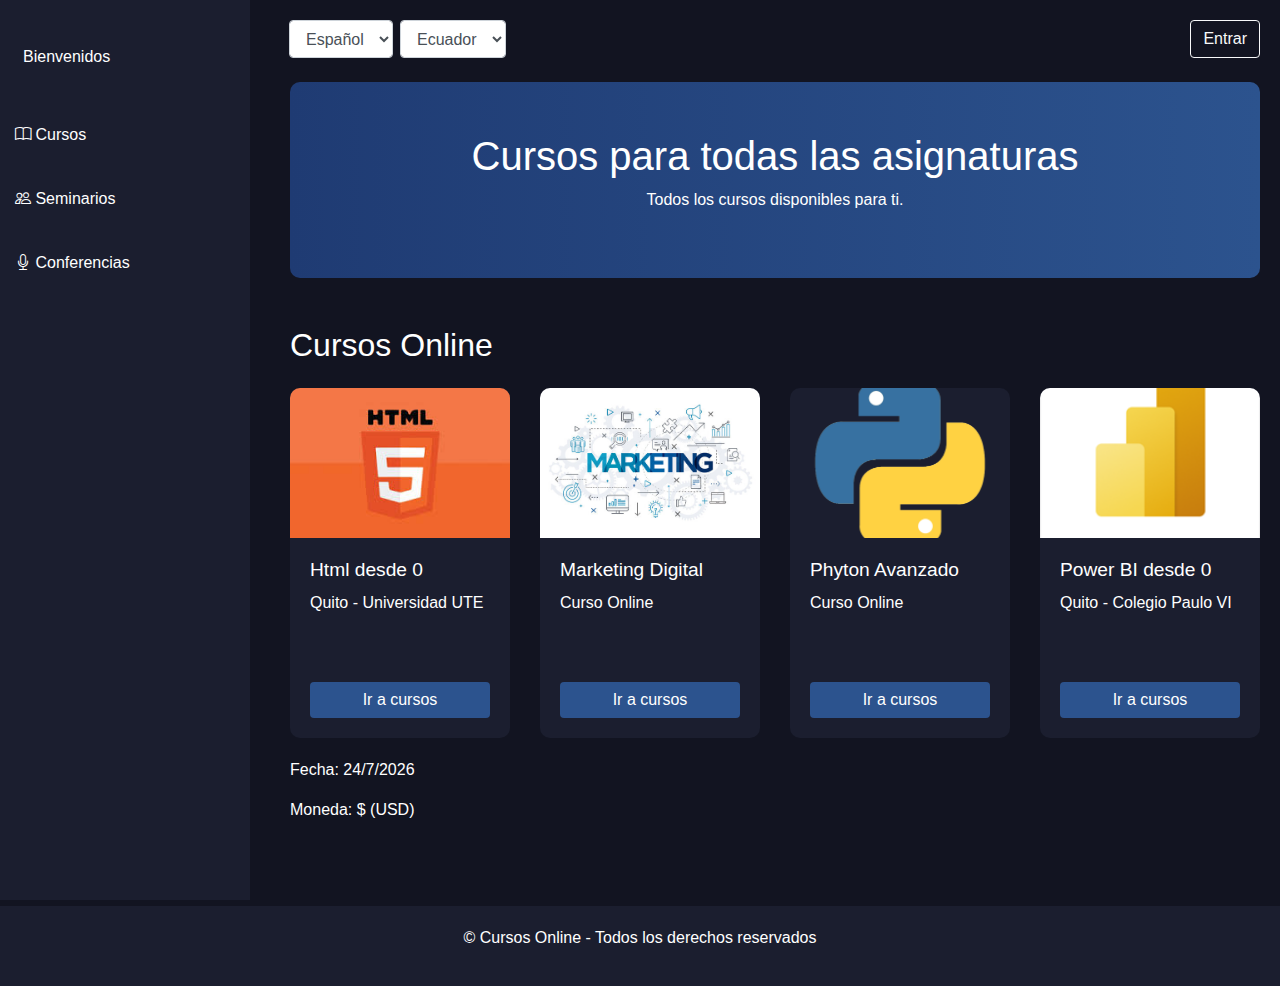
<file: index.html>
<!DOCTYPE html>
<html lang="es">

<head>
  <meta charset="UTF-8">
  <meta name="viewport" content="width=device-width, initial-scale=1.0">
  <title>Página de Inicio - Cursos</title>
  <link href="https://cdn.jsdelivr.net/npm/bootstrap-icons/font/bootstrap-icons.css" rel="stylesheet">
  <link rel="stylesheet" href="https://cdn.jsdelivr.net/npm/bootstrap@4.3.1/dist/css/bootstrap.min.css"
    integrity="sha384-ggOyR0iXCbMQv3Xipma34MD+dH/1fQ784/j6cY/iJTQUOhcWr7x9JvoRxT2MZw1T" crossorigin="anonymous">

  <script src="https://code.jquery.com/jquery-3.3.1.slim.min.js"
    integrity="sha384-q8i/X+965DzO0rT7abK41JStQIAqVgRVzpbzo5smXKp4YfRvH+8abtTE1Pi6jizo"
    crossorigin="anonymous"></script>
  <script src="https://cdn.jsdelivr.net/npm/popper.js@1.14.7/dist/umd/popper.min.js"
    integrity="sha384-UO2eT0CpHqdSJQ6hJty5KVphtPhzWj9WO1clHTMGa3JDZwrnQq4x0xIM+B07jRM"
    crossorigin="anonymous"></script>
  <script src="https://cdn.jsdelivr.net/npm/bootstrap@4.3.1/dist/js/bootstrap.min.js"
    integrity="sha384-JjSmVgyd0p3pXB1rRibZUAYoIIy6OrQ6VrjIEaFf/nJGzIxFDsf4x0xIM+B07jRM"
    crossorigin="anonymous"></script>

  <link rel="stylesheet" href="https://cdnjs.cloudflare.com/ajax/libs/font-awesome/6.6.0/css/all.min.css"
    integrity="sha512-Kc323vGBEqzTmouAECnVceyQqyqdsSiqLQISBL29aUW4U/M7pSPA/gEUZQqv1cwx4OnYxTxve5UMg5GT6L4JJg=="
    crossorigin="anonymous" referrerpolicy="no-referrer" />

  <link rel="stylesheet" href="stylebox.css">

  <style>
    body {
      background-color: #121421;
      color: #fff;
    }

    .sidebar {
      background-color: #1b1e2f;
      height: 100vh;
      position: fixed;
      width: 250px;
      padding-top: 20px;
    }

    .sidebar a {
      color: #fff;
      text-decoration: none;
      display: block;
      padding: 15px;
      margin: 10px 0;
      transition: background 0.3s;
    }

    .sidebar a:hover {
      background-color: #343a40;
    }

    .content {
      margin-left: 270px;
      padding: 20px;
    }

    .hero-section {
      background: linear-gradient(to right, #1f3b73, #2c538e);
      padding: 50px;
      border-radius: 10px;
    }

    .hero-section h1 {
      color: #fff;
    }

    .course-card {
      background-color: #1b1e2f;
      border: none;
      border-radius: 10px;
      margin-bottom: 20px;
    }

    .course-card img {
      border-radius: 10px 10px 0 0;
    }

    .course-card .btn-primary {
      background-color: #2c538e;
      border: none;
    }

    footer {
      background-color: #1b1e2f;
      padding: 20px;
      text-align: center;
    }
  </style>
</head>

<body>
  <div class="d-flex">
    <!-- Sidebar -->
    <nav class="sidebar">
      <a href="#" class="d-flex align-items-center mb-4">
        <i class="fa-solid fa-book fa-lg mr-2"></i>
        <span>Bienvenidos</span>
      </a>
      <a href="./cursos.html"><i class="bi bi-book"></i>  Cursos</a>
      <a href="./seminarios.html"><i class="bi bi-people"></i>  Seminarios</a>
      <a href="./conferencias.html"><i class="bi bi-mic"></i>  Conferencias</a>
    </nav>

    <div class="content w-100">
      <!-- Encabezado -->
      <header class="d-flex justify-content-between align-items-center mb-4">
        <form class="form-inline">
          <div class="input-group">
            <!-- Selector de idioma -->
            <div class="input-group-append">
              <select class="form-control mr-2" id="languageSelect" onchange="setLanguage()">
                <option value="es">Español</option>
                <option value="en">English</option>
              </select>
            </div>
            <!-- Selector de país -->
            <div class="input-group-append">
              <select class="form-control" id="countrySelect" onchange="setCountry()">
                <option value="EC">Ecuador</option>
                <option value="ES">España</option>
              </select>
            </div>
          </div>
        </form>
        <div>
          <button class="btn btn-outline-light" onclick="window.location.href='./login.html'">Entrar</button>
        </div>
      </header>

    
      <section class="hero-section text-white text-center mb-5">
        <h1 id="hero-title">Cursos para todas las asignaturas</h1>
        <p id="hero-description">Todos los cursos disponibles para ti.</p>
      </section>

      <!-- Ejemplos de cursos -->
      <h2 id="courses-title" class="mb-4">Cursos Online</h2>
      <div class="row">
        <div class="col-md-3">
          <div class="card course-card">
            <img src="html.jpeg" class="card-img-top" alt="Curso">
            <div class="card-body">
              <h5 class="card-title">Html desde 0</h5>
              <p class="card-text">Quito - Universidad UTE</p>
              <button class="btn btn-primary btn-block" onclick="window.location.href='./cursos.html'">Ir a cursos</button>
            </div>
          </div>
        </div>
        <div class="col-md-3">
          <div class="card course-card">
            <img src="marketing.jpg" class="card-img-top" alt="Curso">
            <div class="card-body">
              <h5 class="card-title">Marketing Digital</h5>
              <p class="card-text">Curso Online</p>
              <button class="btn btn-primary btn-block" onclick="window.location.href='./cursos.html'">Ir a cursos</button>
            </div>
          </div>
        </div>
        <div class="col-md-3">
          <div class="card course-card">
            <img src="python.png" class="card-img-top" alt="Curso">
            <div class="card-body">
              <h5 class="card-title">Phyton Avanzado</h5>
              <p class="card-text">Curso Online</p>
              <button class="btn btn-primary btn-block" onclick="window.location.href='./cursos.html'">Ir a cursos</button>
            </div>
          </div>
        </div>
        <div class="col-md-3">
          <div class="card course-card">
            <img src="power.png" class="card-img-top" alt="Curso">
            <div class="card-body">
              <h5 class="card-title">Power BI desde 0</h5>
              <p class="card-text">Quito - Colegio Paulo VI</p>
              <button class="btn btn-primary btn-block"onclick="window.location.href='./cursos.html'">Ir a cursos</button>
            </div>
          </div>
        </div>
      </div>
      <p id="formattedDate"></p>
      <p id="currency"></p>
    </div>
  </div>

  <footer class="text-white mt-5">
    <p>&copy; Cursos Online - Todos los derechos reservados</p>
  </footer>

  <script>
    // Función para cargar el idioma y país desde el LocalStorage y aplicar la configuración
    function loadLanguageAndCountry() {
      const language = localStorage.getItem('language') || 'es';
      const country = localStorage.getItem('country') || 'EC';

      const languageSelect = document.getElementById('languageSelect');
      const countrySelect = document.getElementById('countrySelect');
      
      languageSelect.value = language;
      countrySelect.value = country;

      setLanguage();
      setCountry();
    }

    // Función que se ejecuta al cambiar el idioma
    function setLanguage() {
      const language = document.getElementById('languageSelect').value;
      localStorage.setItem('language', language);

      if (language === 'es') {
        document.documentElement.lang = 'es';
        document.getElementById('hero-title').innerText = 'Cursos para todas las asignaturas';
        document.getElementById('hero-description').innerText = 'Todos los cursos disponibles para ti.';
        document.getElementById('courses-title').innerText = 'Cursos Online';
      } else if (language === 'en') {
        document.documentElement.lang = 'en';
        document.getElementById('hero-title').innerText = 'Courses for all subjects';
        document.getElementById('hero-description').innerText = 'All the courses available for you.';
        document.getElementById('courses-title').innerText = 'Online Courses';
      }
    }

    // Función que se ejecuta al cambiar el país
    function setCountry() {
      const country = document.getElementById('countrySelect').value;
      localStorage.setItem('country', country);

      if (country === 'EC') {
        const date = new Date();
        const formattedDate = date.toLocaleDateString('es-EC');
        document.getElementById('formattedDate').innerText = `Fecha: ${formattedDate}`;
        document.getElementById('currency').innerText = 'Moneda: $ (USD)';
      } else if (country === 'ES') {
        const date = new Date();
        const formattedDate = date.toLocaleDateString('es-ES');
        document.getElementById('formattedDate').innerText = `Fecha: ${formattedDate}`;
        document.getElementById('currency').innerText = 'Moneda: € (EUR)';
      }
    }

   
    loadLanguageAndCountry();
  </script>

</body>

</html>

</body>

</html>
</file>
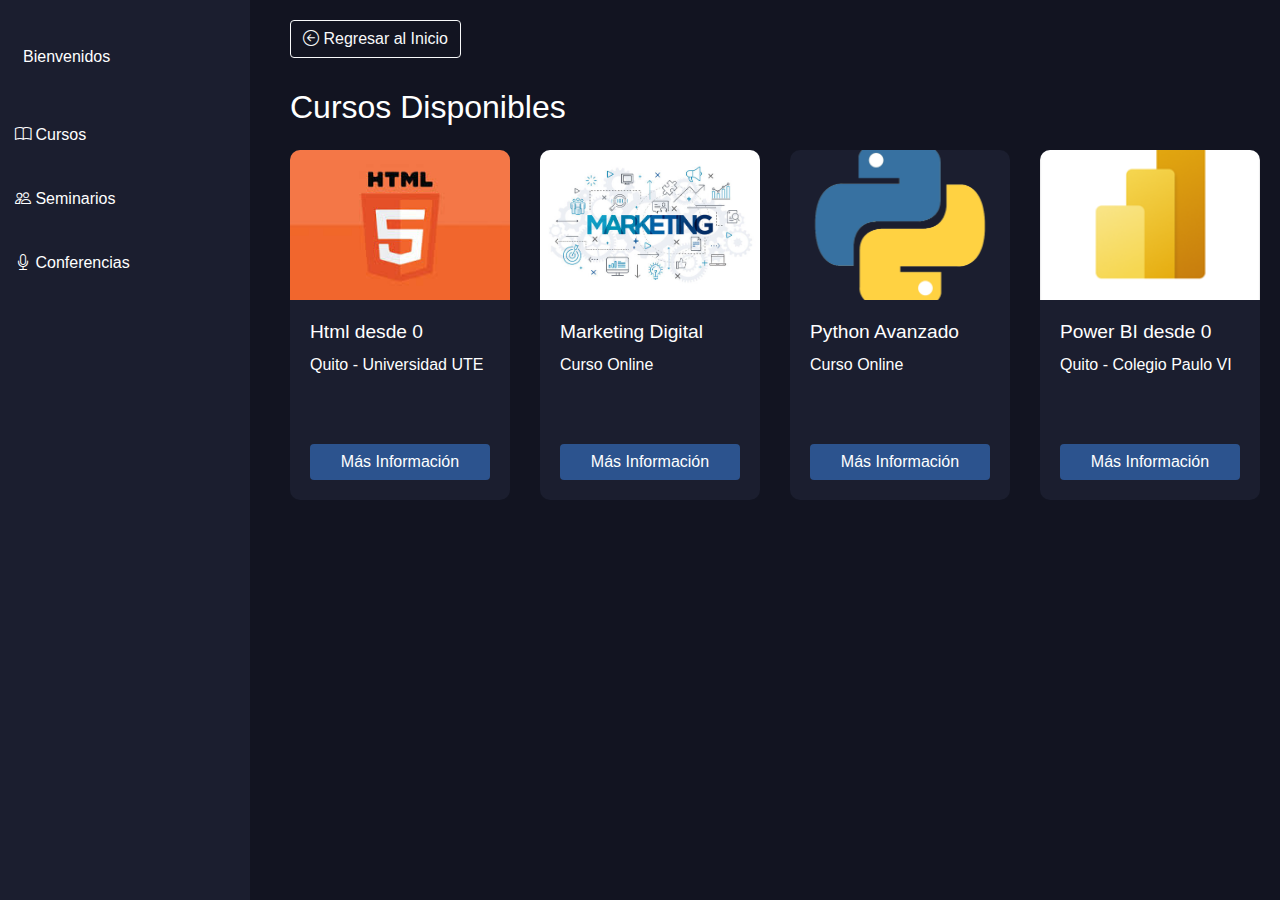
<file: cursos.html>
<!DOCTYPE html>
<html lang="es">

<head>
  <meta charset="UTF-8">
  <meta name="viewport" content="width=device-width, initial-scale=1.0">
  <title>Cursos - Cursos Online</title>
  <link href="https://cdn.jsdelivr.net/npm/bootstrap-icons/font/bootstrap-icons.css" rel="stylesheet">
  <link rel="stylesheet" href="https://cdn.jsdelivr.net/npm/bootstrap@4.3.1/dist/css/bootstrap.min.css"
    integrity="sha384-ggOyR0iXCbMQv3Xipma34MD+dH/1fQ784/j6cY/iJTQUOhcWr7x9JvoRxT2MZw1T" crossorigin="anonymous">
  <script src="https://code.jquery.com/jquery-3.3.1.slim.min.js"
    integrity="sha384-q8i/X+965DzO0rT7abK41JStQIAqVgRVzpbzo5smXKp4YfRvH+8abtTE1Pi6jizo"
    crossorigin="anonymous"></script>
  <script src="https://cdn.jsdelivr.net/npm/popper.js@1.14.7/dist/umd/popper.min.js"
    integrity="sha384-UO2eT0CpHqdSJQ6hJty5KVphtPhzWj9WO1clHTMGa3JDZwrnQq4x0xIM+B07jRM"
    crossorigin="anonymous"></script>
  <script src="https://cdn.jsdelivr.net/npm/bootstrap@4.3.1/dist/js/bootstrap.min.js"
    integrity="sha384-JjSmVgyd0p3pXB1rRibZUAYoIIy6OrQ6VrjIEaFf/nJGzIxFDsf4x0xIM+B07jRM"
    crossorigin="anonymous"></script>
  <link rel="stylesheet" href="stylebox.css">
  <style>
    body {
      background-color: #121421;
      color: #fff;
    }

    .sidebar {
      background-color: #1b1e2f;
      height: 100vh;
      position: fixed;
      width: 250px;
      padding-top: 20px;
    }

    .sidebar a {
      color: #fff;
      text-decoration: none;
      display: block;
      padding: 15px;
      margin: 10px 0;
      transition: background 0.3s;
    }

    .sidebar a:hover {
      background-color: #343a40;
    }

    .content {
      margin-left: 270px;
      padding: 20px;
    }

    .course-card {
      background-color: #1b1e2f;
      border: none;
      border-radius: 10px;
      margin-bottom: 20px;
    }

    .course-card img {
      border-radius: 10px 10px 0 0;
    }

    .course-card .btn-primary {
      background-color: #2c538e;
      border: none;
    }

    footer {
      background-color: #1b1e2f;
      padding: 20px;
      text-align: center;
    }

    .back-button {
      margin-bottom: 30px;
    }
  </style>
</head>

<body>
  <div class="d-flex">
    <!-- Barra de navegación -->
    <nav class="sidebar">
      <a href="#" class="d-flex align-items-center mb-4">
        <i class="fa-solid fa-book fa-lg mr-2"></i>
        <span>Bienvenidos</span>
      </a>
      <a href="./cursos.html"><i class="bi bi-book"></i>  Cursos</a>
      <a href="./seminarios.html"><i class="bi bi-people"></i>  Seminarios</a>
      <a href="./conferencias.html"><i class="bi bi-mic"></i>  Conferencias</a>
    </nav>

    <div class="content w-100">
      <!-- Botón para regresar al inicio -->
      <div class="back-button">
        <a href="./index.html" class="btn btn-outline-light">
          <i class="bi bi-arrow-left-circle"></i> Regresar al Inicio
        </a>
      </div>

      <!-- Encabezado -->
      <h2 class="mb-4">Cursos Disponibles</h2>

      <!-- Lista de cursos -->
      <div class="row">
        <div class="col-md-3">
          <div class="card course-card">
            <img src="html.jpeg" class="card-img-top" alt="Curso">
            <div class="card-body">
              <h5 class="card-title">Html desde 0</h5>
              <p class="card-text">Quito - Universidad UTE</p>
              <button class="btn btn-primary btn-block" data-toggle="modal" data-target="#courseModal1">Más Información</button>
            </div>
          </div>
        </div>
        <div class="col-md-3">
          <div class="card course-card">
            <img src="marketing.jpg" class="card-img-top" alt="Curso">
            <div class="card-body">
              <h5 class="card-title">Marketing Digital</h5>
              <p class="card-text">Curso Online</p>
              <button class="btn btn-primary btn-block" data-toggle="modal" data-target="#courseModal2">Más Información</button>
            </div>
          </div>
        </div>
        <div class="col-md-3">
          <div class="card course-card">
            <img src="python.png" class="card-img-top" alt="Curso">
            <div class="card-body">
              <h5 class="card-title">Python Avanzado</h5>
              <p class="card-text">Curso Online</p>
              <button class="btn btn-primary btn-block" data-toggle="modal" data-target="#courseModal3">Más Información</button>
            </div>
          </div>
        </div>
        <div class="col-md-3">
          <div class="card course-card">
            <img src="power.png" class="card-img-top" alt="Curso">
            <div class="card-body">
              <h5 class="card-title">Power BI desde 0</h5>
              <p class="card-text">Quito - Colegio Paulo VI</p>
              <button class="btn btn-primary btn-block" data-toggle="modal" data-target="#courseModal4">Más Información</button>
            </div>
          </div>
        </div>
      </div>
    </div>
  </div>

  <!--Ventanas emergentes de los cursos. -->

<div class="modal fade" id="courseModal1" tabindex="-1" role="dialog" aria-labelledby="courseModalLabel" aria-hidden="true">
    <div class="modal-dialog" role="document">
      <div class="modal-content">
        <div class="modal-header">
          <h5 class="modal-title" id="courseModalLabel">Html desde 0</h5>
          <button type="button" class="close" data-dismiss="modal" aria-label="Close">
            <span aria-hidden="true">&times;</span>
          </button>
        </div>
        <div class="modal-body">
          <div class="d-flex justify-content-center mb-4">
            <img src="usuario.jpg" alt="Juan Pérez" class="rounded-circle" style="width: 100px; height: 100px; object-fit: cover;">
          </div>
          <h6>Descripción del curso:</h6>
          <p>Curso de HTML desde nivel básico hasta avanzado. Aprende los conceptos fundamentales de desarrollo web, incluyendo estructuras, etiquetas, formularios, enlaces, tablas y más.</p>
          <h6>Instructor:</h6>
          <p>Juan Pérez</p>
          <h6>Ubicación:</h6>
          <p>Quito - Universidad UTE</p>
          <h6>Horarios:</h6>
          <p>De lunes a viernes, de 18:00 a 20:00</p>
          <h6>Duración:</h6>
          <p>6 semanas</p>
        </div>
        <div class="modal-footer">
            <button id="reserveBtn_1" class="btn btn-primary" onclick="reserveCourse(1)">Reservar</button>
            <p id="reservationMessage_1" style="color: red; display: none;">Curso ya reservado</p><button type="button" class="btn btn-secondary" data-dismiss="modal">Cerrar</button>
        </div>
      </div>
    </div>
  </div>
 
  <div class="modal fade" id="courseModal2" tabindex="-1" role="dialog" aria-labelledby="courseModalLabel" aria-hidden="true">
    <div class="modal-dialog" role="document">
      <div class="modal-content">
        <div class="modal-header">
          <h5 class="modal-title" id="courseModalLabel">Marketing Digital</h5>
          <button type="button" class="close" data-dismiss="modal" aria-label="Close">
            <span aria-hidden="true">&times;</span>
          </button>
        </div>
        <div class="modal-body">
          <div class="d-flex justify-content-center mb-4">
            <img src="usuario.jpg" alt="María López" class="rounded-circle" style="width: 100px; height: 100px; object-fit: cover;">
          </div>
          <h6>Descripción del curso:</h6>
          <p>Curso sobre estrategias de marketing digital, redes sociales y optimización para motores de búsqueda. Aprende a implementar campañas eficaces para aumentar tu presencia online.</p>
          <h6>Instructor:</h6>
          <p>María López</p>
          <h6>Ubicación:</h6>
          <p>Quito - Universidad UTE</p>
          <h6>Horarios:</h6>
          <p>De lunes a viernes, de 18:00 a 20:00</p>
          <h6>Duración:</h6>
          <p>8 semanas</p>          
        </div>
        <div class="modal-footer">
            <button id="reserveBtn_2" class="btn btn-primary" onclick="reserveCourse(2)">Reservar</button>
            <p id="reservationMessage_2" style="color: red; display: none;">Curso ya reservado</p><button type="button" class="btn btn-secondary" data-dismiss="modal">Cerrar</button>
        </div>
      </div>
    </div>
  </div>

  <div class="modal fade" id="courseModal3" tabindex="-1" role="dialog" aria-labelledby="courseModalLabel" aria-hidden="true">
    <div class="modal-dialog" role="document">
      <div class="modal-content">
        <div class="modal-header">
          <h5 class="modal-title" id="courseModalLabel">Python Avanzado</h5>
          <button type="button" class="close" data-dismiss="modal" aria-label="Close">
            <span aria-hidden="true">&times;</span>
          </button>
        </div>
        <div class="modal-body">
          <div class="d-flex justify-content-center mb-4">
            <img src="usuario.jpg" alt="Carlos Gómez" class="rounded-circle" style="width: 100px; height: 100px; object-fit: cover;">
          </div>
          <h6>Descripción del curso:</h6>
          <p>Curso avanzado de Python, donde aprenderás técnicas avanzadas de programación, desarrollo de aplicaciones y análisis de datos.</p>
          <h6>Instructor:</h6>
          <p>Carlos Gómez</p>
          <h6>Ubicación:</h6>
          <p>Quito - Universidad UTE</p>
          <h6>Horarios:</h6>
          <p>De lunes a viernes, de 18:00 a 20:00</p>
          <h6>Duración:</h6>
          <p>10 semanas</p>
        </div>
        <div class="modal-footer">
            <button id="reserveBtn_3" class="btn btn-primary" onclick="reserveCourse(3)">Reservar</button>
            <p id="reservationMessage_3" style="color: red; display: none;">Curso ya reservado</p><button type="button" class="btn btn-secondary" data-dismiss="modal">Cerrar</button>
        </div>
      </div>
    </div>
  </div>

  <div class="modal fade" id="courseModal4" tabindex="-1" role="dialog" aria-labelledby="courseModalLabel" aria-hidden="true">
    <div class="modal-dialog" role="document">
      <div class="modal-content">
        <div class="modal-header">
          <h5 class="modal-title" id="courseModalLabel">Power BI desde 0</h5>
          <button type="button" class="close" data-dismiss="modal" aria-label="Close">
            <span aria-hidden="true">&times;</span>
          </button>
        </div>
        <div class="modal-body">
          <div class="d-flex justify-content-center mb-4">
            <img src="usuario.jpg" alt="Laura Fernández" class="rounded-circle" style="width: 100px; height: 100px; object-fit: cover;">
          </div>
          <h6>Descripción del curso:</h6>
          <p>Curso introductorio a Power BI para aprender a crear reportes y análisis de datos interactivos. Ideal para quienes buscan mejorar la toma de decisiones a partir de datos.</p>
          <h6>Instructor:</h6>
          <p>Laura Fernández</p>
          <h6>Ubicación:</h6>
          <p>Quito - Universidad UTE</p>
          <h6>Horarios:</h6>
          <p>De lunes a viernes, de 18:00 a 20:00</p>
          <h6>Duración:</h6>
          <p>4 semanas</p>
  
          <!-- Botón de reserva y mensaje -->
        </div>
        <div class="modal-footer">
            <button id="reserveBtn_4" class="btn btn-primary" onclick="reserveCourse(4)">Reservar</button>
            <p id="reservationMessage_4" style="color: red; display: none;">Curso ya reservado</p> <button type="button" class="btn btn-secondary" data-dismiss="modal">Cerrar</button>
        </div>
      </div>
    </div>
  </div>
  

  <script>
    // Comprobamos si el curso ya ha sido reservado en la sesión
    function checkReservation(courseId) {
      const reservationKey = 'reserved_' + courseId;
      if (sessionStorage.getItem(reservationKey)) {
        // Si el curso ya ha sido reservado, deshabilitamos el botón y mostramos el mensaje
        document.getElementById('reserveBtn_' + courseId).disabled = true;
        document.getElementById('reservationMessage_' + courseId).style.display = 'block';
      } else {
        // Si el curso no ha sido reservado, mostramos el botón para reservar
        document.getElementById('reserveBtn_' + courseId).disabled = false;
        document.getElementById('reservationMessage_' + courseId).style.display = 'none';
      }
    }
  
    // Función para reservar el curso
    function reserveCourse(courseId) {
      // Guardamos en sessionStorage que el curso ha sido reservado
      const reservationKey = 'reserved_' + courseId;
      sessionStorage.setItem(reservationKey, 'true');
      
      // Deshabilitamos el botón y mostramos el mensaje
      document.getElementById('reserveBtn_' + courseId).disabled = true;
      document.getElementById('reservationMessage_' + courseId).style.display = 'block';
    }
  
    // Verificamos el estado de la reserva al cargar la página
    window.onload = function() {
      checkReservation(1); // Para el curso 1 (Html desde 0)
      checkReservation(2); // Para el curso 2 (Marketing Digital)
      checkReservation(3); // Para el curso 3 (Python Avanzado)
      checkReservation(4); // Para el curso 4 (Power BI desde 0)
    };
  </script>
  
  

</html>
</file>
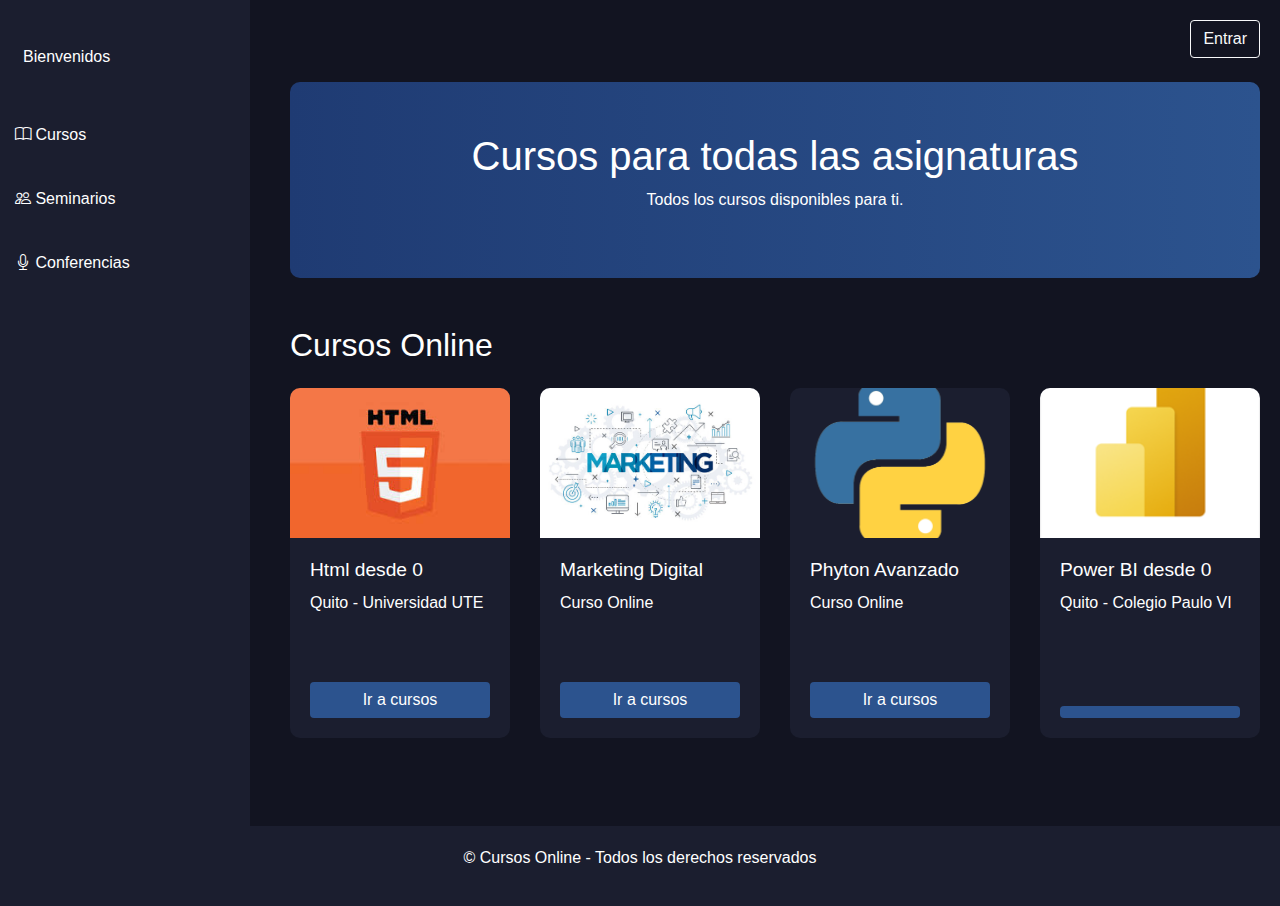
<file: Inicio.html>
<!DOCTYPE html>
<html lang="es">

<head>
  <meta charset="UTF-8">
  <meta name="viewport" content="width=device-width, initial-scale=1.0">
  <title>Página de Inicio - Cursos</title>
  <link href="https://cdn.jsdelivr.net/npm/bootstrap-icons/font/bootstrap-icons.css" rel="stylesheet">
  <link rel="stylesheet" href="https://cdn.jsdelivr.net/npm/bootstrap@4.3.1/dist/css/bootstrap.min.css"
    integrity="sha384-ggOyR0iXCbMQv3Xipma34MD+dH/1fQ784/j6cY/iJTQUOhcWr7x9JvoRxT2MZw1T" crossorigin="anonymous">

  <script src="https://code.jquery.com/jquery-3.3.1.slim.min.js"
    integrity="sha384-q8i/X+965DzO0rT7abK41JStQIAqVgRVzpbzo5smXKp4YfRvH+8abtTE1Pi6jizo"
    crossorigin="anonymous"></script>
  <script src="https://cdn.jsdelivr.net/npm/popper.js@1.14.7/dist/umd/popper.min.js"
    integrity="sha384-UO2eT0CpHqdSJQ6hJty5KVphtPhzWj9WO1clHTMGa3JDZwrnQq4x0xIM+B07jRM"
    crossorigin="anonymous"></script>
  <script src="https://cdn.jsdelivr.net/npm/bootstrap@4.3.1/dist/js/bootstrap.min.js"
    integrity="sha384-JjSmVgyd0p3pXB1rRibZUAYoIIy6OrQ6VrjIEaFf/nJGzIxFDsf4x0xIM+B07jRM"
    crossorigin="anonymous"></script>

  <link rel="stylesheet" href="https://cdnjs.cloudflare.com/ajax/libs/font-awesome/6.6.0/css/all.min.css"
    integrity="sha512-Kc323vGBEqzTmouAECnVceyQqyqdsSiqLQISBL29aUW4U/M7pSPA/gEUZQqv1cwx4OnYxTxve5UMg5GT6L4JJg=="
    crossorigin="anonymous" referrerpolicy="no-referrer" />

    <link rel="stylesheet" href="stylebox.css">

  <style>
    body {
      background-color: #121421;
      color: #fff;
    }

    .sidebar {
      background-color: #1b1e2f;
      height: 100vh;
      position: fixed;
      width: 250px;
      padding-top: 20px;
    }

    .sidebar a {
      color: #fff;
      text-decoration: none;
      display: block;
      padding: 15px;
      margin: 10px 0;
      transition: background 0.3s;
    }

    .sidebar a:hover {
      background-color: #343a40;
    }

    .content {
      margin-left: 270px;
      padding: 20px;
    }

    .hero-section {
      background: linear-gradient(to right, #1f3b73, #2c538e);
      padding: 50px;
      border-radius: 10px;
    }

    .hero-section h1 {
      color: #fff;
    }

    .course-card {
      background-color: #1b1e2f;
      border: none;
      border-radius: 10px;
      margin-bottom: 20px;
    }

    .course-card img {
      border-radius: 10px 10px 0 0;
    }

    .course-card .btn-primary {
      background-color: #2c538e;
      border: none;
    }

    footer {
      background-color: #1b1e2f;
      padding: 20px;
      text-align: center;
    }
  </style>
</head>

<body>
  <div class="d-flex">
    <!-- Sidebar -->
    <nav class="sidebar">
      <a href="#" class="d-flex align-items-center mb-4">
        <i class="fa-solid fa-book fa-lg mr-2"></i>
        <span>Bienvenidos</span>
      </a>
      <a href="./cursos.html"><i class="bi bi-book"></i>  Cursos</a>
      <a href="./seminarios.html"><i class="bi bi-people"></i>  Seminarios</a>
      <a href="./conferencias.html"><i class="bi bi-mic"></i>  Conferencias</a>
    </nav>

    <div class="content w-100">
      <!-- Encabezado -->
      <header class="d-flex justify-content-between align-items-center mb-4">
        <form class="form-inline">
          <div class="input-group">
            
            <div class="input-group-append">
              
            </div>
          </div>
        </form>
        <div>
            <button class="btn btn-outline-light" onclick="window.location.href='./login.html'">Entrar</button>
        </div>
      </header>

    
      <section class="hero-section text-white text-center mb-5">
        <h1>Cursos para todas las asignaturas</h1>
        <p>Todos los cursos disponibles para ti.</p>
      </section>

      <!-- Ejemplos de cursos -->
      <h2 class="mb-4">Cursos Online</h2>
      <div class="row">
        <div class="col-md-3">
          <div class="card course-card">
            <img src="html.jpeg" class="card-img-top" alt="Curso">
            <div class="card-body">
              <h5 class="card-title">Html desde 0</h5>
              <p class="card-text">Quito - Universidad UTE</p>
              <button class="btn btn-primary btn-block" onclick="window.location.href='./cursos.html'">Ir a cursos</button>
            </div>
          </div>
        </div>
        <div class="col-md-3">
          <div class="card course-card">
            <img src="marketing.jpg" class="card-img-top" alt="Curso">
            <div class="card-body">
              <h5 class="card-title">Marketing Digital</h5>
              <p class="card-text">Curso Online</p>
              <button class="btn btn-primary btn-block" onclick="window.location.href='./cursos.html'">Ir a cursos</button>
            </div>
          </div>
        </div>
        <div class="col-md-3">
          <div class="card course-card">
            <img src="python.png" class="card-img-top" alt="Curso">
            <div class="card-body">
              <h5 class="card-title">Phyton Avanzado</h5>
              <p class="card-text">Curso Online</p>
              <button class="btn btn-primary btn-block" onclick="window.location.href='./cursos.html'">Ir a cursos</button>
            </div>
          </div>
        </div>
        <div class="col-md-3">
          <div class="card course-card">
            <img src="power.png" class="card-img-top" alt="Curso">
            <div class="card-body">
              <h5 class="card-title">Power BI desde 0</h5>
              <p class="card-text">Quito - Colegio Paulo VI</p>
              <button class="btn btn-primary btn-block"onclick="window.location.href='./cursos.html'"></button>
            </div>
          </div>
        </div>
      </div>
    </div>
  </div>

  <footer class="text-white mt-5">
    <p>&copy; Cursos Online - Todos los derechos reservados</p>
  </footer>
</body>

</html>
</file>
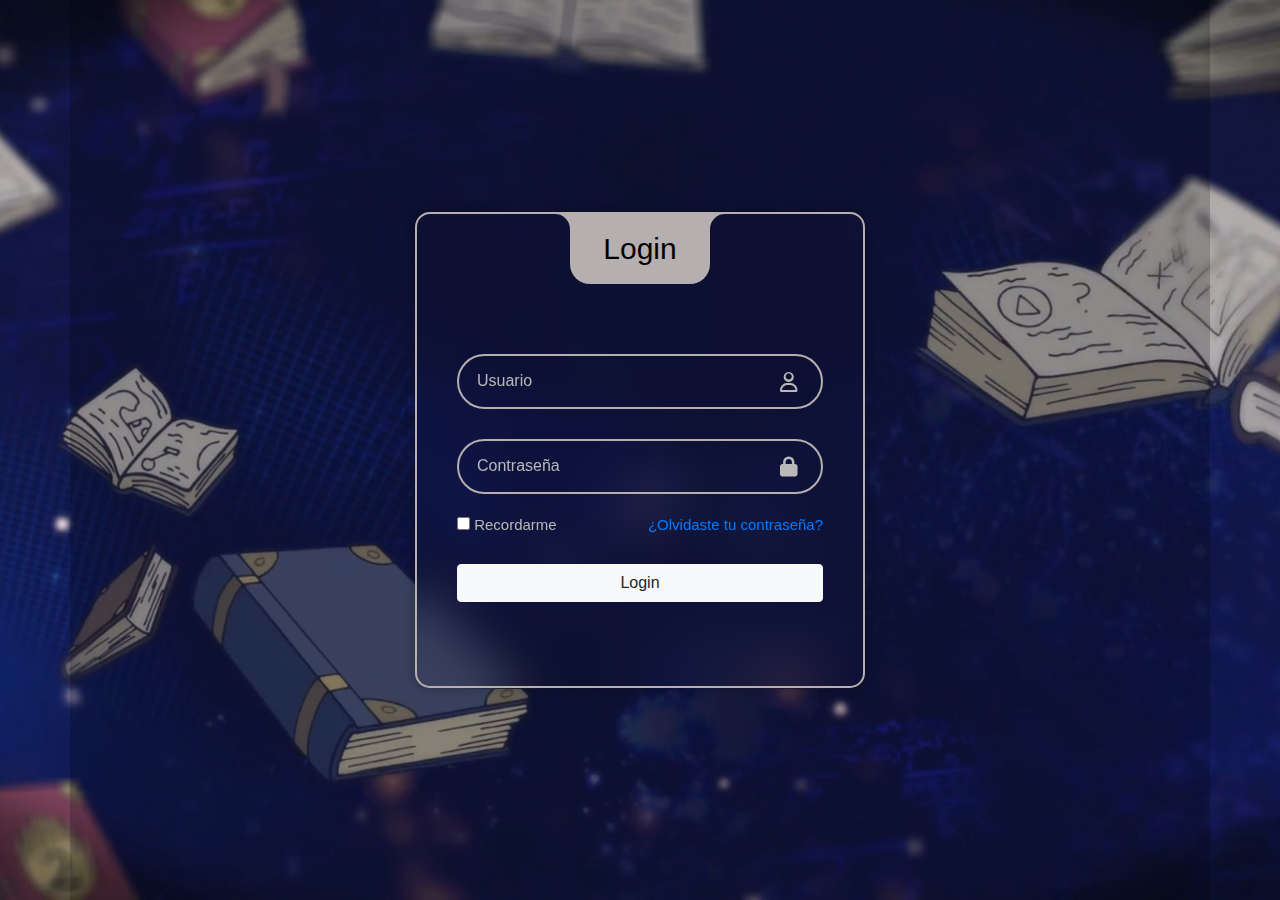
<file: login.html>
<!DOCTYPE html>
<html lang="en">
<head>
  <meta charset="UTF-8">
  <meta name="viewport" content="width=device-width, initial-scale=1.0">
  <title>Login</title>
  <link rel="stylesheet" href="style.css">
  <link rel="stylesheet" href="https://cdnjs.cloudflare.com/ajax/libs/font-awesome/6.6.0/css/all.min.css">
  <link rel="stylesheet" href="https://cdn.jsdelivr.net/npm/bootstrap@4.3.1/dist/css/bootstrap.min.css"
    integrity="sha384-ggOyR0iXCbMQv3Xipma34MD+dH/1fQ784/j6cY/iJTQUOhcWr7x9JvoRxT2MZw1T" crossorigin="anonymous">
</head>
<body>

     <div class="container">
        <div class="login_container">
            <div class="login_title">
                <span>Login</span>
            </div>

            <form action="login.php" method="POST">
                <div class="input_wrapper">
                    <input type="text" id="user" name="user" class="input_field" required>
                    <label for="user" class="label">Usuario</label>
                    <i class="fa-regular fa-user icon"></i>
                </div>

                <div class="input_wrapper">
                    <input type="password" id="pass" name="pass" class="input_field" required>
                    <label for="pass" class="label">Contraseña</label>
                    <i class="fa-solid fa-lock icon"></i>
                </div>

                <div class="remember-forgot">
                    <div class="remember-me">
                        <input type="checkbox" id="remember-me">
                        <label for="remember-me">Recordarme</label>
                    </div>

                    <div class="forgot">
                        <a href="#">¿Olvidaste tu contraseña?</a>
                    </div>
                </div>

                <div class="input_wrapper">
                    <button type="submit" class="btn btn-light">Login</button>
                </div>
            </form>
        </div>
     </div>

</body>
</html>
</file>
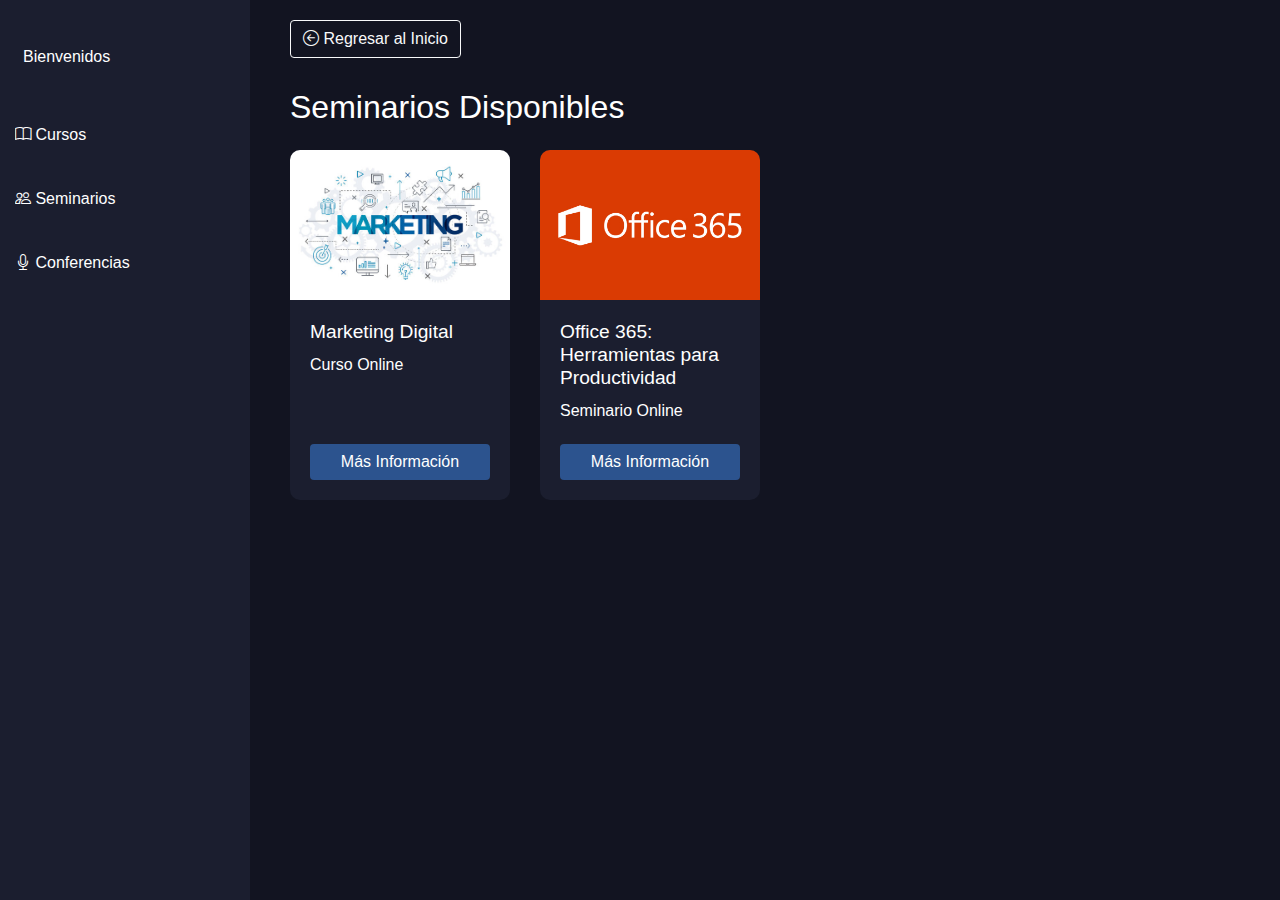
<file: seminarios.html>
<!DOCTYPE html>
<html lang="es">

<head>
  <meta charset="UTF-8">
  <meta name="viewport" content="width=device-width, initial-scale=1.0">
  <title>Seminarios Online</title>
  <link href="https://cdn.jsdelivr.net/npm/bootstrap-icons/font/bootstrap-icons.css" rel="stylesheet">
  <link rel="stylesheet" href="https://cdn.jsdelivr.net/npm/bootstrap@4.3.1/dist/css/bootstrap.min.css"
    integrity="sha384-ggOyR0iXCbMQv3Xipma34MD+dH/1fQ784/j6cY/iJTQUOhcWr7x9JvoRxT2MZw1T" crossorigin="anonymous">
  <script src="https://code.jquery.com/jquery-3.3.1.slim.min.js"
    integrity="sha384-q8i/X+965DzO0rT7abK41JStQIAqVgRVzpbzo5smXKp4YfRvH+8abtTE1Pi6jizo"
    crossorigin="anonymous"></script>
  <script src="https://cdn.jsdelivr.net/npm/popper.js@1.14.7/dist/umd/popper.min.js"
    integrity="sha384-UO2eT0CpHqdSJQ6hJty5KVphtPhzWj9WO1clHTMGa3JDZwrnQq4x0xIM+B07jRM"
    crossorigin="anonymous"></script>
  <script src="https://cdn.jsdelivr.net/npm/bootstrap@4.3.1/dist/js/bootstrap.min.js"
    integrity="sha384-JjSmVgyd0p3pXB1rRibZUAYoIIy6OrQ6VrjIEaFf/nJGzIxFDsf4x0xIM+B07jRM"
    crossorigin="anonymous"></script>
  <link rel="stylesheet" href="stylebox.css">
  <style>
    body {
      background-color: #121421;
      color: #fff;
      display: flex;
      flex-direction: column;
      min-height: 100vh;
    }

    .sidebar {
      background-color: #1b1e2f;
      height: 100%;
      position: fixed;
      width: 250px;
      padding-top: 20px;
    }

    .sidebar a {
      color: #fff;
      text-decoration: none;
      display: block;
      padding: 15px;
      margin: 10px 0;
      transition: background 0.3s;
    }

    .sidebar a:hover {
      background-color: #343a40;
    }

    .content {
      margin-left: 270px;
      padding: 20px;
      flex-grow: 1;
    }

    .course-card {
      background-color: #1b1e2f;
      border: none;
      border-radius: 10px;
      margin-bottom: 20px;
    }

    .course-card img {
      border-radius: 10px 10px 0 0;
    }

    .course-card .btn-primary {
      background-color: #2c538e;
      border: none;
    }

    footer {
      background-color: #1b1e2f;
      padding: 20px;
      text-align: center;
    }

    .back-button {
      margin-bottom: 30px;
    }
  </style>
</head>

<body>
  <div class="d-flex">
    <!-- Barra de navegación -->
    <nav class="sidebar">
      <a href="#" class="d-flex align-items-center mb-4">
        <i class="fa-solid fa-book fa-lg mr-2"></i>
        <span>Bienvenidos</span>
      </a>
      <a href="./cursos.html"><i class="bi bi-book"></i>  Cursos</a>
      <a href="./seminarios.html"><i class="bi bi-people"></i>  Seminarios</a>
      <a href="./conferencias.html"><i class="bi bi-mic"></i>  Conferencias</a>
    </nav>

    <div class="content w-100">
      <!-- Botón para regresar al inicio -->
      <div class="back-button">
        <a href="./index.html" class="btn btn-outline-light">
          <i class="bi bi-arrow-left-circle"></i> Regresar al Inicio
        </a>
      </div>

      <!-- Encabezado -->
      <h2 class="mb-4">Seminarios Disponibles</h2>

      <!-- Lista de seminarios -->
      <div class="row">
        <div class="col-md-3">
          <div class="card course-card">
            <img src="marketing.jpg" class="card-img-top" alt="Marketing Digital">
            <div class="card-body">
              <h5 class="card-title">Marketing Digital</h5>
              <p class="card-text">Curso Online</p>
              <button class="btn btn-primary btn-block" onclick="showModal('Marketing Digital', 'María López', 'Aprende estrategias de marketing digital, redes sociales y SEO para mejorar tu presencia online y optimizar tus campañas de marketing.', '6 semanas', 'De lunes a viernes, de 18:00 a 20:00')">Más Información</button>
            </div>
          </div>
        </div>
        <div class="col-md-3">
          <div class="card course-card">
            <img src="office.jpg" class="card-img-top" alt="Office 365">
            <div class="card-body">
              <h5 class="card-title">Office 365: Herramientas para Productividad</h5>
              <p class="card-text">Seminario Online</p>
              <button class="btn btn-primary btn-block" onclick="showModal('Office 365: Herramientas para Productividad', 'Carlos Gómez', 'Aprende a utilizar las herramientas de Office 365 para mejorar la productividad personal y en equipo, optimizando el trabajo con Word, Excel, Teams, y más.', '4 semanas', 'De lunes a viernes, de 16:00 a 18:00')">Más Información</button>
            </div>
          </div>
        </div>
      </div>

      <!-- Modal de Información del seminario -->
      <div class="modal fade" id="seminarModal" tabindex="-1" role="dialog" aria-labelledby="seminarModalLabel" aria-hidden="true">
        <div class="modal-dialog" role="document">
          <div class="modal-content">
            <div class="modal-header">
              <h5 class="modal-title" id="seminarModalLabel"></h5>
              <button type="button" class="close" data-dismiss="modal" aria-label="Close">
                <span aria-hidden="true">&times;</span>
              </button>
            </div>
            <div class="modal-body">
              <div class="d-flex justify-content-center mb-4">
                <img id="instructorImage" src="usuario.jpg" alt="Instructor" class="rounded-circle" style="width: 100px; height: 100px; object-fit: cover;">
              </div>
              <h6>Descripción del seminario:</h6>
              <p id="seminarDescription"></p>
              <h6>Instructor:</h6>
              <p id="seminarInstructor"></p>
              <h6>Horarios:</h6>
              <p id="seminarSchedule"></p>
              <h6>Duración:</h6>
              <p id="seminarDuration"></p>
              <h6>Usuarios Reservados:</h6>
              <ul id="reservedList"></ul> <!-- Lista de reservas -->
            </div>
            <div class="modal-footer">
              <button type="button" class="btn btn-primary" onclick="reserveSeminar('Marketing Digital')">Reservar</button>
              <button type="button" class="btn btn-secondary" data-dismiss="modal">Cerrar</button>
            </div>
          </div>
        </div>
      </div>
    </div>
  </div>

  <script>
    // Array de seminarios con las reservas
    let seminars = {
      'Marketing Digital': ['Juan Pérez', 'Ana Martínez'],
      'Office 365: Herramientas para Productividad': ['Pedro García']
    };

    // Función para mostrar la modal con los detalles del seminario
    function showModal(title, instructor, description, duration, schedule) {
      document.getElementById('seminarModalLabel').innerText = title;
      document.getElementById('seminarInstructor').innerText = instructor;
      document.getElementById('seminarDescription').innerText = description;
      document.getElementById('seminarDuration').innerText = duration;
      document.getElementById('seminarSchedule').innerText = schedule;

      // Mostrar la lista de usuarios reservados en la modal
      let reservedList = seminars[title];
      let listHTML = '';
      reservedList.forEach(user => {
        listHTML += `<li>${user}</li>`;
      });
      document.getElementById('reservedList').innerHTML = listHTML;

      $('#seminarModal').modal('show');
    }

    // Función para reservar un seminario
    function reserveSeminar(seminarTitle) {
      let userName = prompt('Ingresa tu nombre para reservar el seminario:');
      if (userName) {
        seminars[seminarTitle].push(userName);  // Agregar usuario a la lista
        alert(`¡Reserva exitosa! ${userName} ha sido agregado al seminario.`);
        showModal(seminarTitle, '', '', '', '');  // Recargar modal con la lista actualizada
      }
    }
  </script>

</body>

</html>
</file>
<file: stylebox.css>
.course-card {
    background-color: #1b1e2f;
    border: none;
    border-radius: 10px;
    margin-bottom: 20px;
    height: 350px; 
    display: flex;
    flex-direction: column; 
    justify-content: space-between; 
}

.course-card img {
    border-radius: 10px 10px 0 0;
    height: 150px; 
    object-fit: cover; 
    width: 100%; 
}

.course-card .card-body {
    display: flex;
    flex-direction: column;
    justify-content: space-between;
    flex-grow: 1;
}

.course-card .card-title {
    font-size: 1.2rem; 
    margin-bottom: 10px;
}

.course-card .btn-primary {
    background-color: #2c538e;
    border: none;
    margin-top: auto; 
}

body {
    background-color: #121421; 
    color: #ffffff; 
  }
  
  .sidebar {
    background-color: #1b1e2f; 
    color: #ffffff; 
  }
  
  .card {
    background-color: #1b1e2f; 
    color: #ffffff; 
  }
  
  .card-title {
    color: #ffffff; 
  }
  
  .modal-content {
    background-color: #1b1e2f; 
    color: #ffffff; 
  }
  
  footer {
    background-color: #1b1e2f; 
    color: #ffffff;
  }
</file>
<file: style.css>
* {
    padding: 0;
    margin: 0; 
    box-sizing: border-box;
}

:root {
    --second-color: #b9b9b9;
    --primary-color: #b5afaf;
    --black-color: #020101;
}

body {
    background-position: center;
    background-image: url(fondo_login.jpg);
    background-repeat: no-repeat;
    background-size: cover;
    background-attachment: fixed;
}

a {
    color: var(--second-color);
    text-decoration: none;
}

a:hover {
    text-decoration: underline;
}

.container {
    display: flex;
    width: 100%;
    min-height: 100vh;
    justify-content: center;
    align-items: center;
    background-color: rgba(0, 0, 0, 0.2);
}

.login_container {
    position: relative;
    backdrop-filter: blur(25px);
    width: 450px;
    border: 2px solid var(--primary-color);
    padding: 7.5rem 2.5rem 4em 2.5em;
    border-radius: 15px;
    box-shadow: 0px 0px 10px 2px rgba(0, 0, 0, 0.2);
    color: var(--second-color);
}

.login_title {
    position: absolute;
    left: 50%;
    top: 0;
    display: flex;
    transform: translate(-50%);
    justify-content: center;
    align-items: center;
    width: 140px;
    background-color: var(--primary-color);
    border-radius: 0 0 20px 20px;
    height: 70px;
}

.login_title span {
    color: var(--black-color);
    font-size: 30px;
}

.login_title::before {
    content: "";
    top: 0;
    left: -30px;
    position: absolute;
    border-top-right-radius: 50%;
    width: 30px;
    height: 30px;
    box-shadow: 15px 0 0 0 var(--primary-color);
    background: transparent;
}

.login_title::after {
    content: "";
    top: 0;
    position: absolute;
    height: 30px;
    right: -30px;
    width: 30px;
    background: transparent;
    border-top-left-radius: 50%;
    box-shadow: -15px 0 0 0 var(--primary-color);
}

.input_wrapper {
    position: relative;
    flex-direction: column;
    display: flex;
    margin: 20px 0;
}

.input_field {
    width: 100%;
    font-size: 16px;
    height: 55px;
    color: var(--second-color);
    background: transparent;
    padding-inline: 20px 54px;
    border-radius: 30px;
    border: 2px solid var(--primary-color);
    outline: none;
}

#user {
    margin-bottom: 10px;
}

.label {
    position: absolute;
    transition: 0.2s;
    top: 15px;
    left: 20px;
}

.input_field:focus ~ .label,
.input_field:valid .label {
    position: absolute;
    font-size: 14px;
    top: -10px;
    left: 20px;
    background-color: var(--primary-color);
    color: var(--black-color);
    border-radius: 30px;
    padding: 0 10px;
}

.icon {
    position: absolute;
    font-size: 20px;
    top: 18px;
    right: 25px;
}

.remember-forgot {
    justify-content: space-between;
    display: flex;
    font-size: 15px;
}

.input-submit {
    background: #fff6f6;
    width: 100%;
    height: 50px;
    font-size: 16px;
    border-radius: 30px;
    cursor: pointer;
    font-weight: 500;
    border: none;
    transition: 0.3s;
}

.input-submit:hover {
    background: var(--second-color);    
}

.signup {
    text-align: center;
}

.signup a {
    font-weight: 500;
}

@media only screen and (max-wigth: 564px){
    .container{
        padding: 20px;
    }

    .login_container {
        padding: 7.5em 1.5em 4em 1.5em;
    }
}
</file>
